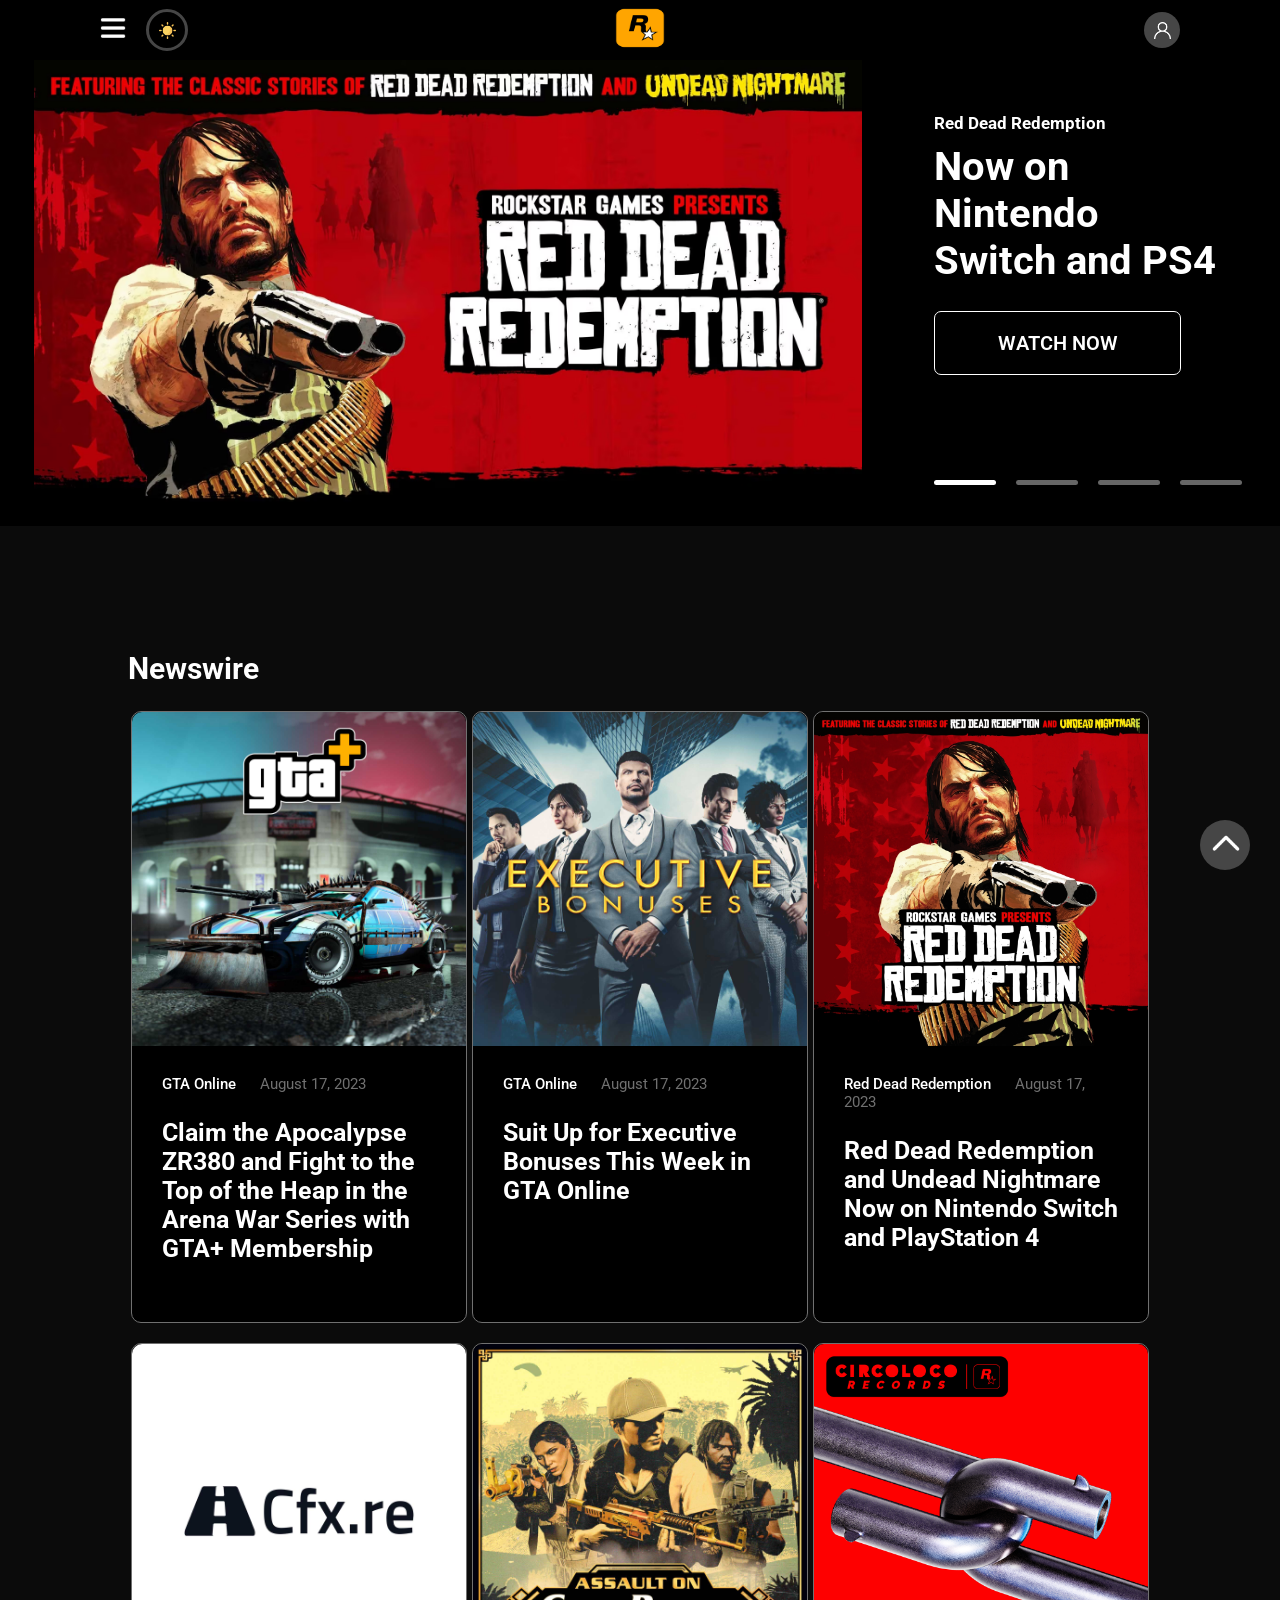
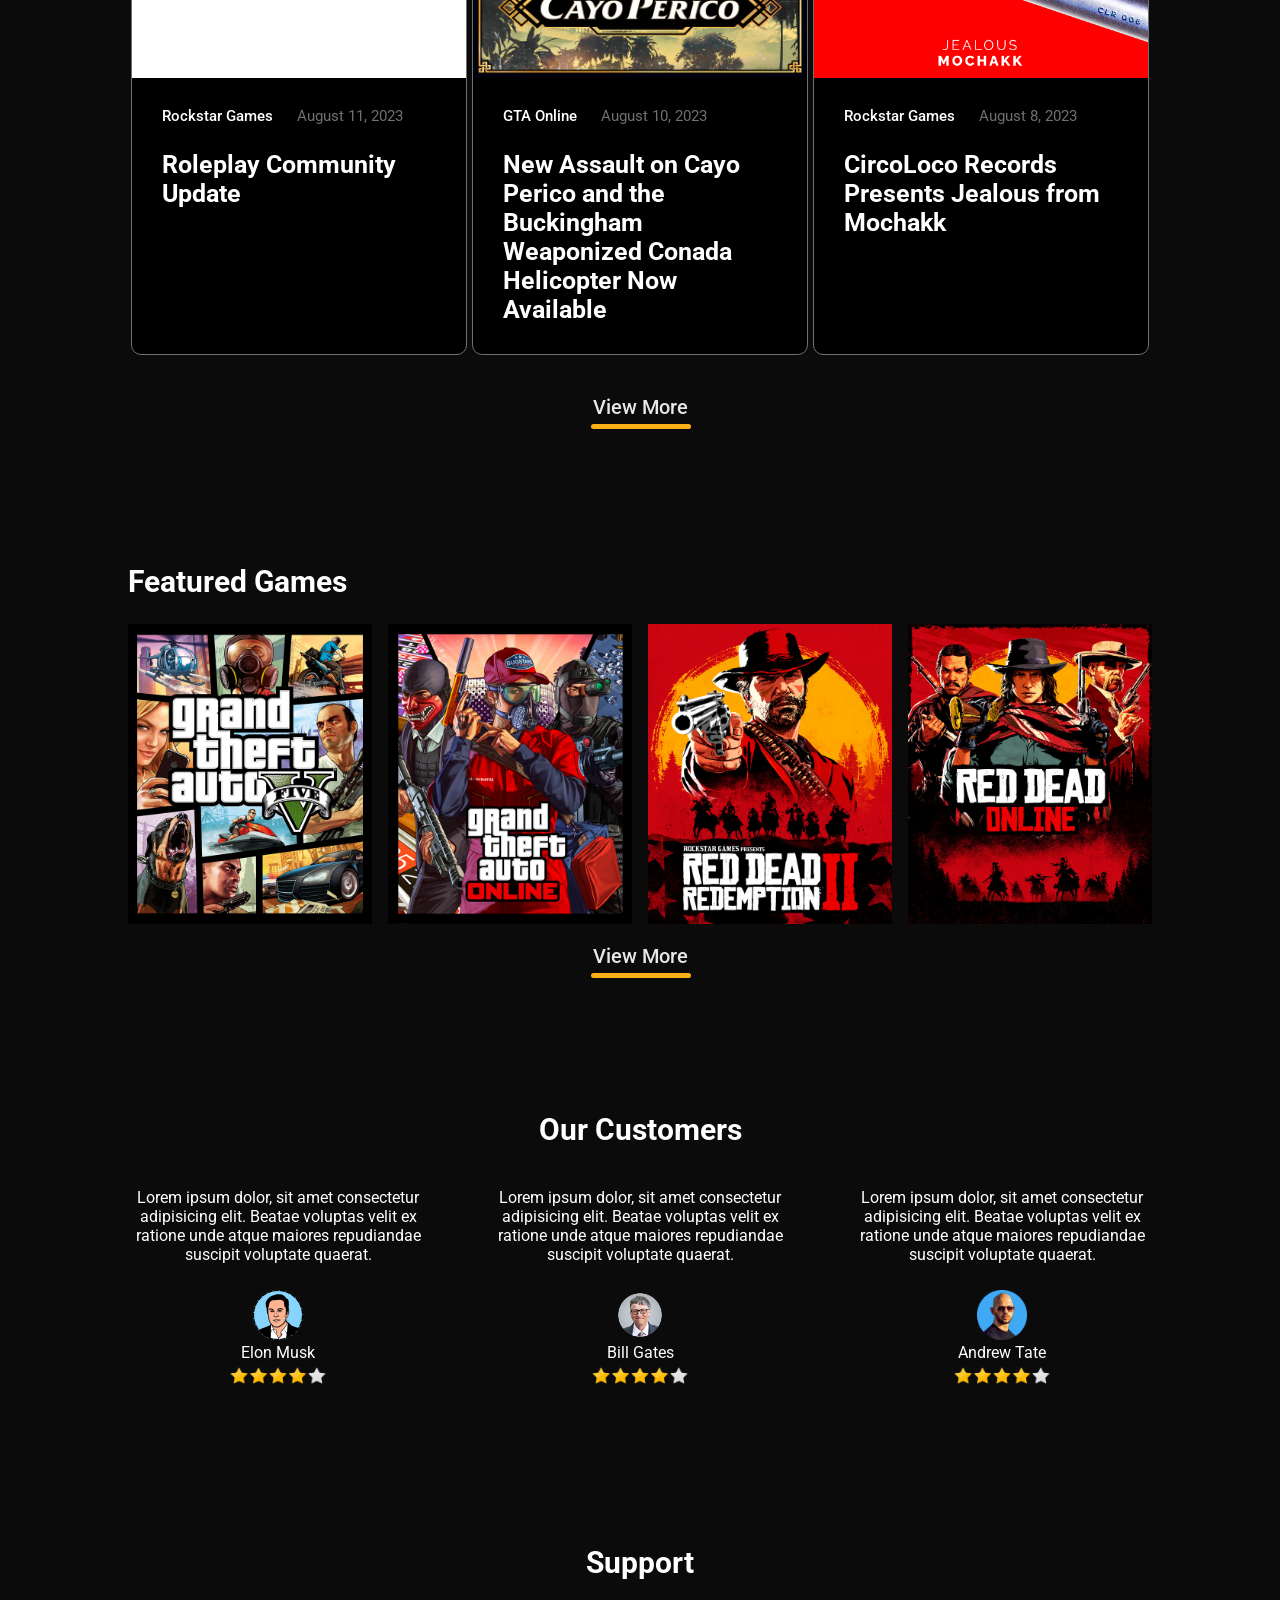
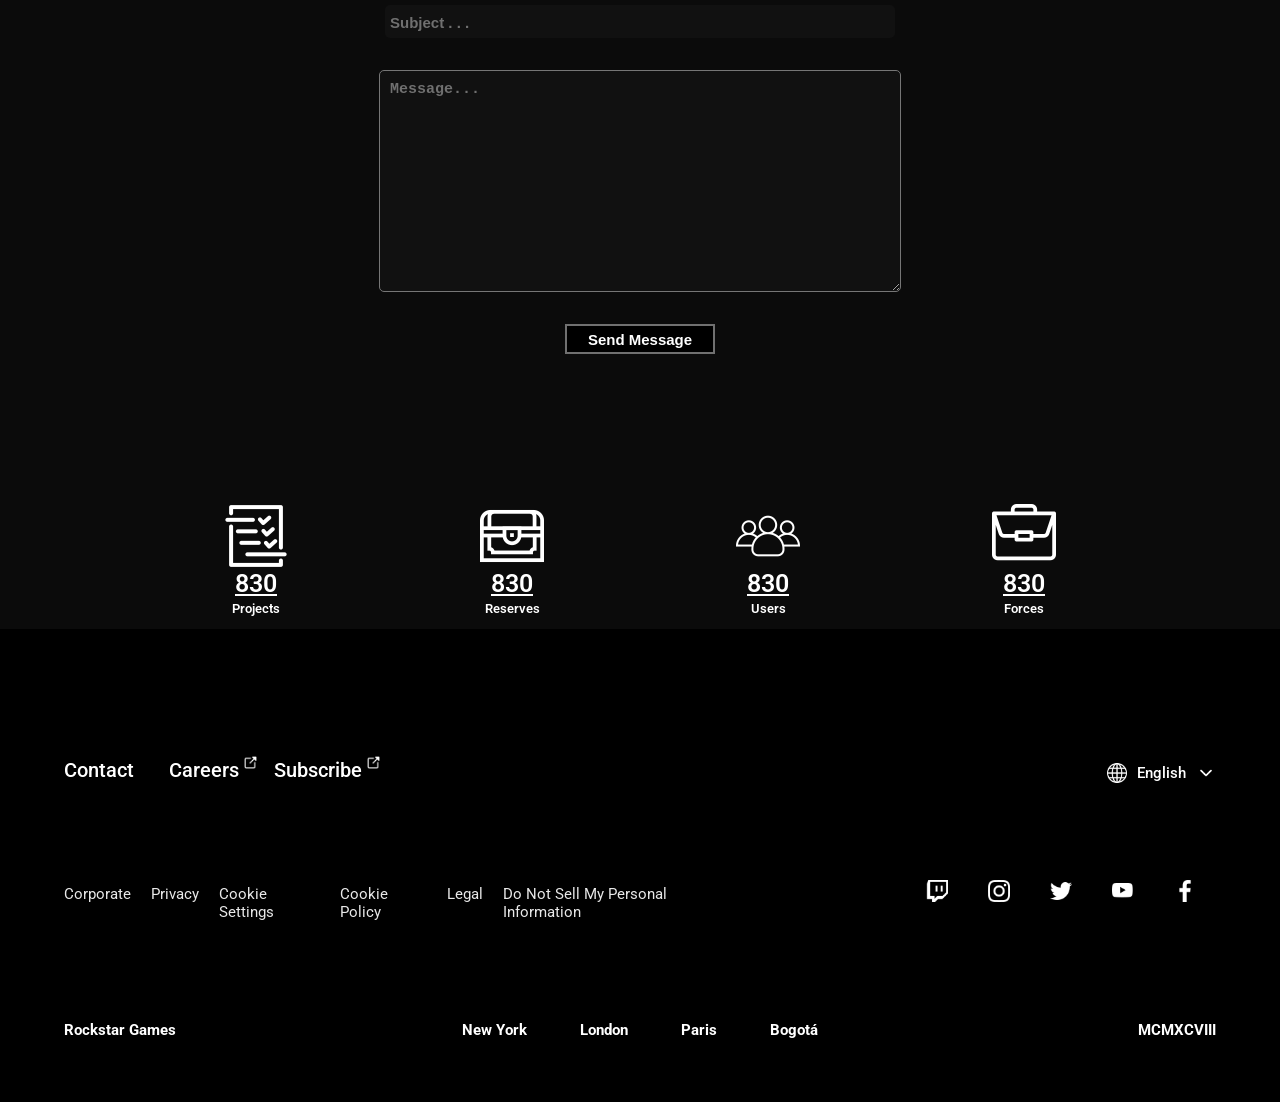
<file: index.html>
<!DOCTYPE html>
<html lang="en">
  <head>
    <meta charset="UTF-8" />
    <meta name="viewport" content="width=device-width, initial-scale=1.0" />
    <title>Rockstar Games</title>
    <link rel="preconnect" href="https://fonts.googleapis.com" />
    <link rel="preconnect" href="https://fonts.gstatic.com" crossorigin />
    <link
      href="https://fonts.googleapis.com/css2?family=Roboto:wght@400;500;700;900&display=swap"
      rel="stylesheet"
    />
    <link rel="stylesheet" href="./style.css" />
  </head>
  <body>
    <div class="container-main">
      <div class="navBar-div">
        <div class="left-box-navBar">
          <div>
            <img
              src="assets/menu.png"
              id="menuBtn"
              class="menu-icon-image-navbar"
            />
          </div>
          <div class="change-theme-div-navbar">
            <img class="change-theme-btn-navbar" src="assets/sun.png" />
          </div>
        </div>
        <div class="center-box-navBar">
          <div>
            <img src="assets/rockstar-logo.png" class="logo-image-navbar" />
          </div>
        </div>
        <div class="right-box-navBar">
          <div class="profile-icon-div-navbar">
            <img src="assets/user.png" class="profile-icon-navbar" />
          </div>
        </div>
      </div>
      <div class="scroll-bar" id="scrollBar"></div>
      <div class="slider-div" id="slider-div">
        <div class="left-box-slider-div">
          <div class="slider-image"></div>
        </div>
        <div class="right-box-slider-div">
          <div class="right-box-slider-content">
            <p class="game-name-slider">Red Dead Redemption</p>
            <h1 class="title-slider">Now on Nintendo Switch and PS4</h1>
            <div class="button-div-slider">
              <div class="button-slider">WATCH NOW</div>
            </div>
            <div class="selector-div-slider">
              <div class="selector-slider selector-1 active"></div>
              <div class="selector-slider selector-2"></div>
              <div class="selector-slider selector-3"></div>
              <div class="selector-slider selector-4"></div>
            </div>
          </div>
        </div>
      </div>
      <div class="body-div">
        <div class="body1-div">
          <h2 class="title-body1">Newswire</h2>
          <div class="news-box-div-body1">
            <div class="news-box-div">
              <img class="news-box-img-div" src="assets/image-news-1.jpg" />
              <div class="news-box-footer-div">
                <p class="news-box-footer-game-name">
                  GTA Online
                  <span class="news-box-footer-date">August 17, 2023</span>
                </p>
                <p class="news-box-footer-title">
                  Claim the Apocalypse ZR380 and Fight to the Top of the Heap in
                  the Arena War Series with GTA+ Membership
                </p>
              </div>
            </div>
            <div class="news-box-div">
              <img class="news-box-img-div" src="assets/image-news-2.jpg" />
              <div class="news-box-footer-div">
                <p class="news-box-footer-game-name">
                  GTA Online
                  <span class="news-box-footer-date">August 17, 2023</span>
                </p>
                <p class="news-box-footer-title">
                  Suit Up for Executive Bonuses This Week in GTA Online
                </p>
              </div>
            </div>
            <div class="news-box-div">
              <img class="news-box-img-div" src="assets/image-news-3.jpg" />
              <div class="news-box-footer-div">
                <p class="news-box-footer-game-name">
                  Red Dead Redemption
                  <span class="news-box-footer-date">August 17, 2023</span>
                </p>
                <p class="news-box-footer-title">
                  Red Dead Redemption and Undead Nightmare Now on Nintendo
                  Switch and PlayStation 4
                </p>
              </div>
            </div>
            <div class="news-box-div">
              <img class="news-box-img-div" src="assets/image-news-4.jpg" />
              <div class="news-box-footer-div">
                <p class="news-box-footer-game-name">
                  Rockstar Games
                  <span class="news-box-footer-date">August 11, 2023</span>
                </p>
                <p class="news-box-footer-title">Roleplay Community Update</p>
              </div>
            </div>
            <div class="news-box-div">
              <img class="news-box-img-div" src="assets/image-news-5.jpg" />
              <div class="news-box-footer-div">
                <p class="news-box-footer-game-name">
                  GTA Online
                  <span class="news-box-footer-date">August 10, 2023</span>
                </p>
                <p class="news-box-footer-title">
                  New Assault on Cayo Perico and the Buckingham Weaponized
                  Conada Helicopter Now Available
                </p>
              </div>
            </div>
            <div class="news-box-div">
              <img class="news-box-img-div" src="assets/image-news-6.jpg" />
              <div class="news-box-footer-div">
                <p class="news-box-footer-game-name">
                  Rockstar Games
                  <span class="news-box-footer-date">August 8, 2023</span>
                </p>
                <p class="news-box-footer-title">
                  CircoLoco Records Presents Jealous from Mochakk
                </p>
              </div>
            </div>
          </div>
          <div class="view-more-main-div">
            <div class="view-more-div">
              <p class="view-more-text">View More</p>
              <div class="view-more-bg-div"></div>
            </div>
          </div>
        </div>
        <div class="body2-div">
          <h2 class="title-body2">Featured Games</h2>
          <div class="games-container-body2">
            <div class="games-div-body2">
              <img class="game-img-body2" src="assets/image-games-1.jpg" />
            </div>
            <div class="games-div-body2">
              <img class="game-img-body2" src="assets/image-games-2.jpg" />
            </div>
            <div class="games-div-body2">
              <img class="game-img-body2" src="assets/image-games-3.jpg" />
            </div>
            <div class="games-div-body2">
              <img class="game-img-body2" src="assets/image-games-4.jpg" />
            </div>
          </div>
          <div class="view-more-main-div">
            <div class="view-more-div">
              <p class="view-more-text">View More</p>
              <div class="view-more-bg-div"></div>
            </div>
          </div>
        </div>
        <div class="body3-div">
          <h2 class="body3-title">Our Customers</h2>
          <div class="customers-div">
            <div class="customer-box">
              <p class="customer-review">
                Lorem ipsum dolor, sit amet consectetur adipisicing elit. Beatae
                voluptas velit ex ratione unde atque maiores repudiandae
                suscipit voluptate quaerat.
              </p>
              <div class="customer-details">
                <img class="customer-image" src="assets/customer-1.png" />
                <p class="customer-name">Elon Musk</p>
                <img class="customer-rate" src="assets/4-star-review.png" />
              </div>
            </div>
            <div class="customer-box">
              <p class="customer-review">
                Lorem ipsum dolor, sit amet consectetur adipisicing elit. Beatae
                voluptas velit ex ratione unde atque maiores repudiandae
                suscipit voluptate quaerat.
              </p>
              <div class="customer-details">
                <img class="customer-image" src="assets/customer-2.png" />
                <p class="customer-name">Bill Gates</p>
                <img class="customer-rate" src="assets/4-star-review.png" />
              </div>
            </div>
            <div class="customer-box">
              <p class="customer-review">
                Lorem ipsum dolor, sit amet consectetur adipisicing elit. Beatae
                voluptas velit ex ratione unde atque maiores repudiandae
                suscipit voluptate quaerat.
              </p>
              <div class="customer-details">
                <img class="customer-image" src="assets/customer-3.png" />
                <p class="customer-name">Andrew Tate</p>
                <img class="customer-rate" src="assets/4-star-review.png" />
              </div>
            </div>
          </div>
        </div>
        <div class="body4-div">
          <h2 class="body4-title">Support</h2>
          <div class="inputs-body4">
            <input
              class="subject-body4"
              maxlength="20"
              placeholder="Subject . . ."
            />
            <p class="subject-counter"></p>
            <textarea
              class="message-body4"
              maxlength="100"
              placeholder="Message..."
            ></textarea>
            <p class="message-counter"></p>
            <button type="button" class="send-message-btn">Send Message</button>
          </div>
        </div>
        <div class="body5-div">
          <div class="item-body5">
            <img class="icon-body5" src="assets/iteration.png" />
            <p class="number-body5">10000</p>
            <p class="name-body5">Projects</p>
          </div>
          <div class="item-body5">
            <img class="icon-body5" src="assets/treasure-chest.png" />
            <p class="number-body5">15000</p>
            <p class="name-body5">Reserves</p>
          </div>
          <div class="item-body5">
            <img class="icon-body5" src="assets/group.png" />
            <p class="number-body5">20000</p>
            <p class="name-body5">Users</p>
          </div>
          <div class="item-body5">
            <img class="icon-body5" src="assets/portfolio.png" />
            <p class="number-body5">7000</p>
            <p class="name-body5">Forces</p>
          </div>
        </div>
      </div>
      <div class="footer-div">
        <div class="footer1-div">
          <div class="footer-div-left">
            <div class="footer1-left-item">
              <p class="footer1-left-item-text">Contact</p>
            </div>
            <div class="footer1-left-item">
              <p class="footer1-left-item-text">Careers</p>
              <img class="new-tab-img" src="assets/resize.png" />
            </div>
            <div class="footer1-left-item">
              <p class="footer1-left-item-text">Subscribe</p>
              <img class="new-tab-img" src="assets/resize.png" />
            </div>
          </div>
          <div class="footer-div-right">
            <img class="footer1-lang-icon" src="assets/world.png" />
            <p class="footer1-right-text">English</p>
            <img class="footer1-down-icon" src="assets/down.png" />
          </div>
        </div>
        <div class="footer2-div">
          <div class="footer-div-left footer2-div-left">
            <p class="footer2-items">Corporate</p>
            <p class="footer2-items">Privacy</p>
            <p class="footer2-items">Cookie Settings</p>
            <p class="footer2-items">Cookie Policy</p>
            <p class="footer2-items">Legal</p>
            <p class="footer2-items">Do Not Sell My Personal Information</p>
          </div>
          <div class="footer-div-right footer2-div-right">
            <img class="socials-logo" src="assets/twitch.png" />
            <img class="socials-logo" src="assets/instagram.png" />
            <img class="socials-logo" src="assets/twitter.png" />
            <img
              style="margin-top: 13px"
              class="socials-logo"
              src="assets/youtube.png"
            />
            <img class="socials-logo" src="assets/facebook-app-symbol.png" />
          </div>
        </div>
        <div class="footer3-div">
          <div class="footer3-left">
            <p class="footer3-text">Rockstar Games</p>
          </div>
          <div class="footer3-center">
            <p class="footer3-text">New York</p>
            <p class="footer3-text">London</p>
            <p class="footer3-text">Paris</p>
            <p class="footer3-text">Bogotá</p>
          </div>
          <div class="footer3-right">
            <p class="footer3-text">MCMXCVIII</p>
          </div>
        </div>
      </div>
      <button class="go-top-btn">
        <img class="go-top-img" src="assets/arrowhead-up.png" />
      </button>
      <div class="menu-overlay" id="menuOverlay">
        <div class="menu-content">
          <div class="search-bar">
            <input
              class="search-bar-input"
              type="text"
              placeholder="Search..."
            />
          </div>
          <ul class="menu-list">
            <li>Newswire</li>
            <li>Games</li>
            <li>Videos</li>
            <li>Downloads</li>
            <li>Support</li>
            <li>Social Club</li>
            <li>Launcher</li>
            <li>Store</li>
          </ul>
        </div>
      </div>
    </div>
    <script src="script.js"></script>
  </body>
</html>
</file>
<file: style.css>
body {
  margin: 0;
  padding: 0;
  box-sizing: border-box;
  font-family: "Roboto", sans-serif;
  background-color: #000000;
}

.container-main {
  font-family: "Roboto", sans-serif;
}
.navBar-div {
  height: 60px;
  width: 100%;
  background-color: rgba(0, 0, 0, 0.85);
  display: flex;
  align-items: center;
  justify-content: center;
  position: sticky;
  z-index: 3;
  transition: 1s;
}

.left-box-navBar {
  height: 100%;
  width: 33.333%;
  align-items: center;
  justify-content: left;
  display: flex;
  padding-left: 100px;
}

.center-box-navBar {
  height: 100%;
  width: 33.333%;
  justify-content: center;
  display: flex;
  align-items: center;
}

.right-box-navBar {
  height: 100%;
  width: 33.333%;
  justify-content: right;
  align-items: center;
  display: flex;
  padding-right: 100px;
}

.menu-icon-image-navbar {
  width: 26px;
  height: 26px;
  color: white;
  cursor: pointer;
}

.logo-image-navbar {
  width: 50px;
  height: 40px;
}

.profile-icon-div-navbar {
  width: 36px;
  height: 36px;
  background-color: #464646;
  justify-content: center;
  align-items: center;
  display: flex;
  border-radius: 100%;
  cursor: pointer;
}

.profile-icon-navbar {
  width: 17px;
  height: 17px;
}

.change-theme-div-navbar {
  width: 36px;
  height: 36px;
  display: flex;
  justify-content: center;
  align-items: center;
  border: 3px solid #464646;
  border-radius: 100%;
  margin-left: 20px;
  cursor: pointer;
}

.change-theme-btn-navbar {
  width: 17px;
  height: 17px;
}

/* NavBar - FINISH */

/* Slider - START */

.slider-div {
  width: 100%;
  height: 466px;
  display: flex;
}

.left-box-slider-div {
  width: 70%;
  height: 100%;
}

.slider-image {
  width: 100%;
  height: 100%;
  background-image: url("./assets/slider-1.jpg");
  background-position: center;
  background-repeat: no-repeat;
  background-size: contain;
}

.right-box-slider-div {
  width: 30%;
  height: 100%;
  justify-content: center;
  align-items: center;
  display: flex;
}

.right-box-slider-content {
  width: 80%;
  height: 90%;
  position: relative;
}

.game-name-slider {
  font-size: 17px;
  font-weight: bold;
  color: white;
  margin-top: 30px;
  margin-bottom: 10px;
  cursor: default;
}

.title-slider {
  color: white;
  font-size: 2.5rem;
  word-wrap: normal;
  max-width: 290px;
  margin-top: 0px;
  cursor: default;
}

.button-div-slider {
  display: flex;
  align-items: center;
  justify-content: left;
  cursor: pointer;
}

.button-slider {
  width: 245px;
  height: 62px;
  background-color: none;
  border: 1px solid white;
  display: flex;
  justify-content: center;
  align-items: center;
  border-radius: 7px;
  color: white;
  font-weight: 600;
  font-size: 20px;
}

.selector-div-slider {
  display: flex;
  width: 100%;
  height: 20px;
  bottom: 10px;
  align-items: center;
  justify-content: space-between;
  position: absolute;
}

.selector-slider {
  width: 20%;
  height: 5px;
  background-color: #666666;
  border-radius: 20px;
  cursor: pointer;
}

.selector-slider.active {
  background-color: #fff !important;
}

/* Slider - FINISH */

/* Body - START */

.body-div {
  width: 100%;
  height: fit-content;
  display: flex;
  justify-content: center;
  flex-wrap: wrap;
  background-color: #0b0b0b;
}

.body1-div {
  height: fit-content;
  width: 80%;
  margin-top: 100px;
}

.title-body1,
.title-body2,
.body3-title,
.body4-title {
  color: white;
  font-size: 30px;
  cursor: default;
}

.news-box-div-body1 {
  width: 100%;
  height: 100%;
  display: flex;
  justify-content: space-around;
  flex-wrap: wrap;
  position: relative;
}

.news-box-div {
  height: 610px;
  position: relative;
  background-color: #000;
  border: 1px solid #707070;
  width: 334px;
  margin-bottom: 20px;
  border-radius: 10px;
  cursor: default;
}

.news-box-img-div {
  width: 334px;
  height: 334px;
  border-top-left-radius: 10px;
  border-top-right-radius: 10px;
  cursor: pointer;
}

.news-box-footer-div {
  padding-left: 30px;
  padding-right: 30px;
  padding-top: 10px;
}

.news-box-footer-game-name {
  color: #fff;
  font-size: 15px;
  font-weight: 500;
}

.news-box-footer-date {
  color: #707070;
  margin-left: 20px;
  font-weight: 400;
}

.news-box-footer-title {
  font-size: 25px;
  color: #fff;
  font-weight: bold;
}

.view-more-main-div {
  width: 100%;
  justify-content: center;
  align-items: center;
  display: flex;
  cursor: pointer;
  position: relative;
}

.view-more-div {
  width: auto;
  height: auto;
}

.view-more-text {
  color: #e8e8e8;
  font-size: 20px;
  font-weight: 500;
  z-index: 2;
  position: relative;
}

.view-more-bg-div {
  position: absolute;
  bottom: 10px;
  margin-left: -2px;
  width: 100px;
  height: 7%;
  background-color: #fcaf17;
  z-index: 1;
  border-radius: 10px;
  transition: 0.3s;
}

.view-more-div:hover .view-more-bg-div {
  height: 60%;
  width: 120px;
  z-index: 1;
  border-radius: 5px;
  margin-left: -12px;
}

.view-more-div:hover .view-more-text {
  z-index: 2;
  color: black;
}

.body2-div {
  height: fit-content;
  width: 80%;
  margin-top: 100px;
}

.games-container-body2 {
  width: 100%;
  height: fit-content;
  justify-content: space-between;
  align-items: center;
  display: flex;
}

.games-div-body2 {
  width: 244px;
  height: 300px;
  overflow: hidden;
  cursor: pointer;
}

.game-img-body2 {
  width: 100%;
  height: 100%;
  transition: 2s;
}

.game-img-body2.active {
  transform: scale(1.5);
  transition: 5s;
}

.body3-div {
  height: fit-content;
  width: 80%;
  margin-top: 100px;
}

.body3-title,
.body4-title {
  text-align: center;
  display: block;
}

.customers-div {
  width: 100%;
  height: fit-content;
  display: flex;
  justify-content: space-between;
  text-align: center;
  color: #fff;
}

.customer-box {
  cursor: default;
}

.customer-review {
  max-width: 300px;
}

.customer-details {
  display: flex;
  justify-content: center;
  align-items: center;
  height: 140px;
  position: relative;
}

.customer-image {
  width: 50px;
  position: absolute;
  top: 10px;
}

.customer-name {
  margin-top: 20px;
  position: absolute;
}

.customer-rate {
  width: 100px;
  margin-top: 50px;
  position: absolute;
}

.body4-div {
  height: fit-content;
  width: 80%;
  margin-top: 100px;
}

.inputs-body4 {
  display: flex;
  justify-content: center;
  flex-wrap: wrap;
  align-items: center;
  flex-direction: column;
}

.subject-body4 {
  width: 500px;
  border-radius: 5px;
  background-color: #111111;
  color: #fff;
  font-size: 20px;
  padding: 5px;
  border: none;
}

.message-body4 {
  width: 500px;
  height: 200px;
  border-radius: 5px;
  color: #fff;
  font-size: 20px;
  background-color: #111111;
  padding: 10px;
}

.send-message-btn {
  width: 150px;
  height: 30px;
  border: 2px solid #707070;
  background-color: #000;
  color: #fff;
  font-weight: 600;
  font-size: 15px;
  cursor: pointer;
}

.message-body4::placeholder,
.subject-body4::placeholder {
  color: #707070;
  font-weight: 600;
  font-size: 15px;
}

.subject-counter,
.message-counter {
  opacity: 0;
  color: red;
  transition: 0.5s;
  cursor: default;
}

.subject-body4:focus + .subject-counter,
.message-body4:focus + .message-counter {
  opacity: 1;
}

.body5-div {
  width: 80%;
  height: fit-content;
  margin-top: 150px;
  display: flex;
  justify-content: space-around;
  align-items: center;
  text-align: center;
  color: #fff;
  font-size: 17px;
  font-weight: 600;
}

.icon-body5 {
  width: 64px;
}

.number-body5 {
  text-decoration: underline;
  font-size: 25px;
  display: block;
  margin-bottom: -10px;
  margin-top: -3px;
  cursor: default;
}

.name-body5 {
  font-size: 13px;
  cursor: default;
}

/* Body - FINISH */

/* Footer - START */

.footer-div {
  width: 100%;
  height: 473px;
  display: flex;
  align-items: center;
  flex-direction: column;
}

.footer1-div {
  height: 41px;
  width: 90%;
  margin-top: 120px;
  display: flex;
  justify-content: space-between;
}

.footer2-div {
  height: 48px;
  width: 90%;
  margin-top: 80px;
  display: flex;
  justify-content: space-between;
}

.footer3-div {
  height: 24px;
  width: 90%;
  margin-top: 100px;
  display: flex;
  justify-content: space-between;
}

.footer-div-left {
  width: 50%;
  display: flex;
  justify-content: flex-start;
}

.footer-div-right {
  width: 50%;
  display: flex;
  justify-content: flex-end;
}

.footer1-left-item {
  margin-right: 35px;
  font-size: 20px;
  font-weight: 500;
  display: flex;
  align-items: center;
  justify-content: center;
  color: #fff;
  position: relative;
  cursor: pointer;
}

.footer1-left-item:hover {
  color: #fcaf17;
}

.new-tab-img {
  width: 13px;
  position: absolute;
  right: -18px;
  top: 7px;
  cursor: pointer;
}

.footer1-right-text {
  font-size: 15px;
  color: #fff;
  font-weight: 500;
  margin-left: 10px;
  margin-right: 10px;
  cursor: pointer;
}

.footer1-lang-icon,
.footer1-down-icon {
  width: 20px;
  height: 20px;
  margin-top: 14px;
  cursor: pointer;
}

.footer2-items {
  color: #e8e8e8;
  font-size: 15px;
  font-weight: 400;
  margin-right: 20px;
  cursor: pointer;
}

.footer2-items:hover {
  color: #fcaf17;
}

.footer2-div .footer-div-left {
  width: 60%;
}

.footer2-div .footer-div-right {
  width: 40%;
}

.socials-logo {
  width: 22px;
  height: 22px;
  margin-left: 20px;
  margin-right: 20px;
  margin-top: 10px;
  cursor: pointer;
}

.footer3-left,
.footer3-right {
  width: 30%;
  display: flex;
  align-items: center;
  font-size: 15px;
  font-weight: bold;
  color: #fff;
  cursor: default;
}

.footer3-right {
  justify-content: flex-end;
}

.footer3-center {
  width: 40%;
  display: flex;
  align-items: center;
  justify-content: space-evenly;
  font-size: 15px;
  font-weight: bold;
  color: #fff;
}

.footer3-center p {
  cursor: pointer;
}

/* Footer - FINISH */

.go-top-btn {
  width: 50px;
  height: 50px;
  background-color: #464646;
  border-radius: 100%;
  border: none;
  position: fixed;
  bottom: 30px;
  right: 30px;
  cursor: pointer;
  transition: 1s;
  display: none;
}

.go-top-img {
  width: 40px;
  height: 40px;
}

/* Menu - START */

.menu-overlay {
  position: fixed;
  top: 60px;
  left: -30%;
  width: 30%;
  height: 100vh;
  background-color: #070001;
  color: white;
  overflow-y: auto;
  transition: left 0.3s ease;
  border-top: 1px solid #555;
}

.menu-content {
  padding: 20px;
}

.search-bar {
  display: flex;
  align-items: center;
  margin-bottom: 20px;
}

.search-bar-input {
  background-color: #111111;
  border: none;
  height: 40px;
  width: 300px;
  background-image: url("./assets/search-interface-symbol.png");
  background-repeat: no-repeat;
  background-position: left;
  background-position-x: 10px;
  background-size: 20px;
  padding-left: 40px;
  padding-right: 30px;
  color: white;
}

.menu-list {
  list-style: none;
  padding: 0;
  margin: 0;
  color: white;
  font-size: 25px;
  font-weight: bold;
}

.menu-list li {
  padding: 10px 0;
  cursor: pointer;
}

.menu-list li:hover {
  color: #fcaf17;
}

/* Menu - FINISH */

/* Scroll Bar */

.scroll-bar {
  position: fixed;
  top: 0px;
  left: 0;
  width: 0;
  height: 4px;
  background-color: orange;
  z-index: 9999;
  transition: width 0.3s ease;
}

@media (max-width: 470px) {
  .left-box-navBar {
    padding-left: 20px;
  }
  .right-box-navBar {
    padding-right: 20px;
  }
  .slider-div {
    display: flex;
    flex-wrap: wrap;
    height: 600px;
  }
  .left-box-slider-div {
    width: 100%;
    height: 50%;
    top: 0px;
    position: relative;
  }
  .right-box-slider-div {
    width: 100%;
    height: 50%;
  }
  .right-box-slider-content {
    width: 90%;
    height: 100%;
    position: relative;
  }
  .game-name-slider {
    margin-top: 5px;
  }
  .title-slider {
    max-width: fit-content;
  }
  .button-slider {
    width: 100%;
  }
  .news-box-div {
    height: max-content;
  }
  .games-container-body2 {
    height: fit-content;
    flex-wrap: wrap;
  }
  .games-div-body2 {
    width: 45%;
    height: auto;
    overflow: hidden;
    cursor: pointer;
  }
  .customer-review {
    display: none;
  }

  .body3-div {
    display: flex;
    justify-content: center;
    align-items: center;
    flex-wrap: wrap;
  }
  .customers-div {
    width: 80%;
  }
  .customer-name {
    margin-top: 50px;
  }
  .customer-rate {
    margin-top: 100px;
  }
  .subject-body4 {
    width: 90%;
  }
  .message-body4 {
    width: 90%;
  }
  .send-message-btn {
    width: 50%;
  }
  .body5-div {
    flex-wrap: wrap;
  }
  .item-body5 {
    width: 45%;
    margin-bottom: 50px;
  }
  .footer1-div {
    height: auto;
    width: 90%;
  }

  .footer-div-left {
    width: 50%;
    display: flex;
    justify-content: flex-start;
    flex-wrap: wrap;
  }
  .footer1-left-item {
    width: 100%;
    font-size: 18px;
    margin-bottom: -10px;
  }

  .new-tab-img {
    right: 13px;
    top: 14px;
  }
  .footer2-div-right {
    width: 100%;
    justify-content: center;
    display: flex;
    align-items: center;
  }
  .footer2-div-left {
    display: none;
  }
  .footer2-div {
    flex-wrap: wrap;
    align-items: center;
    width: 100%;
    justify-content: center;
  }
  .socials-logo {
    width: 22px;
    height: 22px;
    cursor: pointer;
  }
  .footer3-div {
    flex-wrap: wrap;
    justify-content: center;
    align-items: center;
  }
  .footer3-left,
  .footer3-right {
    width: 100%;
    display: flex;
    align-items: center;
    font-size: 15px;
    font-weight: bold;
    color: #fff;
    cursor: default;
    text-align: center;
    justify-content: center;
  }
  .footer3-center {
    width: 100%;
  }
  .menu-overlay {
    position: fixed;
    top: 60px;
    left: -100%;
    width: 100%;
    height: 100vh;
    background-color: #070001;
    color: white;
    overflow-y: auto;
    transition: left 0.3s ease;
    border-top: 1px solid #555;
  }
}

@media screen and (min-width: 471px) and (max-width: 860px) {
  .left-box-navBar {
    padding-left: 20px;
  }
  .right-box-navBar {
    padding-right: 20px;
  }
  .slider-div {
    display: flex;
    flex-wrap: wrap;
    height: 600px;
  }
  .left-box-slider-div {
    width: 100%;
    height: 50%;
    top: 0px;
    position: relative;
  }
  .right-box-slider-div {
    width: 100%;
    height: 50%;
  }
  .right-box-slider-content {
    width: 90%;
    height: 100%;
    position: relative;
  }
  .game-name-slider {
    margin-top: 5px;
  }
  .title-slider {
    max-width: fit-content;
  }
  .button-slider {
    width: 100%;
  }
  .news-box-div {
    height: max-content;
  }
  .games-container-body2 {
    height: fit-content;
    flex-wrap: wrap;
  }
  .games-div-body2 {
    width: 45%;
    height: auto;
    overflow: hidden;
    cursor: pointer;
  }
  .customer-review {
    display: none;
  }

  .news-box-div-body1 {
    width: 100%;
    height: 100%;
    display: flex;
    justify-content: space-around;
    flex-wrap: wrap;
    position: relative;
  }

  .news-box-div {
    height: 310px;
    position: relative;
    background-color: #000;
    border: 1px solid #707070;
    width: 45%;
    margin-bottom: 20px;
    border-radius: 10px;
    cursor: default;
  }

  .news-box-img-div {
    width: 100%;
    height: 150px;
    border-top-left-radius: 10px;
    border-top-right-radius: 10px;
  }

  .news-box-footer-div {
    padding-left: 5px;
    padding-right: 5px;
    padding-top: 3px;
  }

  .news-box-footer-game-name {
    color: #fff;
    font-size: 12px;
    font-weight: 500;
  }

  .news-box-footer-date {
    color: #707070;
    margin-left: 5px;
    font-weight: 400;
    font-size: 10px;
  }

  .news-box-footer-title {
    font-size: 15px;
    color: #fff;
    font-weight: bold;
  }

  .body3-div {
    display: flex;
    justify-content: center;
    align-items: center;
    flex-wrap: wrap;
  }
  .customers-div {
    width: 80%;
  }
  .customer-name {
    margin-top: 50px;
  }
  .customer-rate {
    margin-top: 100px;
  }
  .subject-body4 {
    width: 90%;
  }
  .message-body4 {
    width: 90%;
  }
  .send-message-btn {
    width: 50%;
  }
  .body5-div {
    flex-wrap: wrap;
  }
  .item-body5 {
    width: 45%;
    margin-bottom: 50px;
  }
  .footer1-div {
    height: auto;
    width: 90%;
  }

  .footer-div-left {
    width: 50%;
    display: flex;
    justify-content: flex-start;
    flex-wrap: wrap;
  }
  .footer1-left-item {
    width: 100%;
    font-size: 18px;
    margin-bottom: -10px;
  }

  .new-tab-img {
    right: 13px;
    top: 14px;
  }
  .footer2-div-right {
    width: 100%;
    justify-content: center;
    display: flex;
    align-items: center;
  }
  .footer2-div-left {
    display: none;
  }
  .footer2-div {
    flex-wrap: wrap;
    align-items: center;
    width: 100%;
    justify-content: center;
  }
  .socials-logo {
    width: 22px;
    height: 22px;
    cursor: pointer;
  }
  .footer3-div {
    flex-wrap: wrap;
    justify-content: center;
    align-items: center;
  }
  .footer3-left,
  .footer3-right {
    width: 100%;
    display: flex;
    align-items: center;
    font-size: 15px;
    font-weight: bold;
    color: #fff;
    cursor: default;
    text-align: center;
    justify-content: center;
  }
  .footer3-center {
    width: 100%;
  }
  .menu-overlay {
    position: fixed;
    top: 60px;
    left: -100%;
    width: 100%;
    height: 100vh;
    background-color: #070001;
    color: white;
    overflow-y: auto;
    transition: left 0.3s ease;
    border-top: 1px solid #555;
  }
}
</file>
